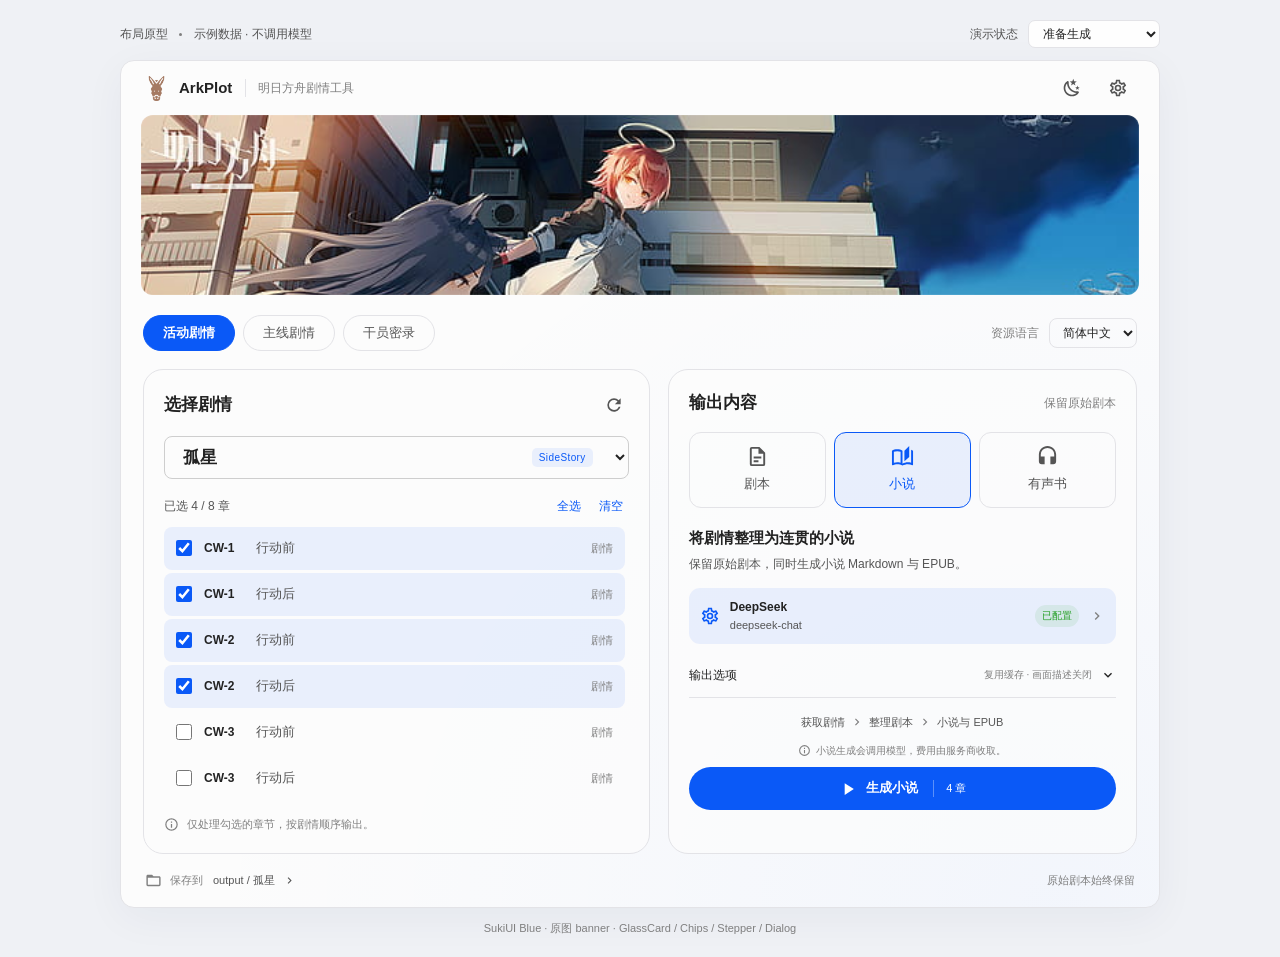
<file: prototypes/suki-workspace/index.html>
<!doctype html>
<html lang="zh-CN" data-theme="light">
<head>
  <meta charset="utf-8"><meta name="viewport" content="width=device-width, initial-scale=1">
  <title>ArkPlot · SukiUI 布局原型</title>
  <link rel="icon" href="assets/donkey.ico"><link rel="stylesheet" href="style.css">
</head>
<body>
  <div class="prototype-bar"><span>布局原型 <span class="dot"></span> 示例数据 · 不调用模型</span><div><label for="scenario">演示状态</label><select id="scenario"><option value="ready">准备生成</option><option value="running">生成中</option><option value="partial">部分失败</option><option value="done">生成完成</option><option value="missing">尚未配置模型</option></select></div></div>
  <main class="window">
    <header class="titlebar"><div class="brand"><img src="assets/donkey.ico" alt=""><b>ArkPlot</b><span>明日方舟剧情工具</span></div><div class="toolbar"><button class="icon-button" id="theme" aria-label="切换深浅主题" title="切换深浅主题"><i data-icon="weather-night"></i></button><button class="icon-button" data-settings aria-label="设置" title="设置"><i data-icon="cog-outline"></i></button></div></header>
    <div class="banner" role="img" aria-label="原有明日方舟 banner：罗德岛舰桥上的角色插画"></div>
    <div class="workspace">
      <nav class="scope-bar" aria-label="剧情分类"><div class="chips" id="categories"><button class="chip active" aria-pressed="true">活动剧情</button><button class="chip" aria-pressed="false">主线剧情</button><button class="chip" aria-pressed="false">干员密录</button></div><label class="language">资源语言<select id="language" aria-label="资源语言"><option>简体中文</option><option>English</option><option>日本語</option></select></label></nav>
      <div class="columns">
        <section class="glass story-panel" aria-labelledby="story-heading">
          <div class="section-heading"><h1 id="story-heading">选择剧情</h1><button class="icon-button small" id="sync" aria-label="同步剧情目录" title="同步剧情目录"><i data-icon="refresh"></i></button></div>
          <label class="story-picker"><span class="sr-only">活动</span><select id="story"><option>孤星</option><option>巴别塔</option><option>怀黍离</option></select><span class="badge">SideStory</span></label>
          <div class="chapter-tools"><span id="selection-count">已选 4 / 8 章</span><div><button class="text-button" id="select-all">全选</button><button class="text-button" id="clear">清空</button></div></div>
          <div class="chapters" id="chapters" aria-label="章节列表"></div>
          <div class="selection-note"><i data-icon="information-outline"></i><span>仅处理勾选的章节，按剧情顺序输出。</span></div>
        </section>
        <section class="glass output-panel" aria-labelledby="output-heading">
          <div class="section-heading"><h2 id="output-heading">输出内容</h2><span class="quiet" id="output-note">保留原始剧本</span></div>
          <div class="targets" role="group" aria-label="输出类型">
            <button class="target" data-target="script" aria-pressed="false"><i data-icon="file-document-outline"></i><span>剧本</span></button>
            <button class="target active" data-target="novel" aria-pressed="true"><i data-icon="book-open-page-variant-outline"></i><span>小说</span></button>
            <button class="target" data-target="audio" aria-pressed="false"><i data-icon="headphones"></i><span>有声书</span></button>
          </div>
          <div id="plan-view">
            <div class="output-description"><h3 id="target-title">将剧情整理为连贯的小说</h3><p id="target-description">保留原始剧本，同时生成小说 Markdown 与 EPUB。</p></div>
            <button class="model-row" data-settings><span class="icon-tile"><i data-icon="cog-outline"></i></span><span><b id="model-label">DeepSeek</b><small id="model-detail">deepseek-chat</small></span><span class="status-pill" id="model-status">已配置</span><i data-icon="chevron-right"></i></button>
            <details class="options"><summary>输出选项<span id="options-summary">复用缓存 · 画面描述关闭</span><i data-icon="chevron-down"></i></summary><div class="option-body"><label class="switch-row"><span>补充画面描述<small>使用视觉模型理解背景与立绘</small></span><input type="checkbox" role="switch" id="vision"></label><label class="switch-row"><span>复用已完成章节<small>跳过已有结果，减少重复调用</small></span><input type="checkbox" role="switch" id="cache" checked></label></div></details>
            <div class="flow-preview" aria-label="处理流程"><span>获取剧情</span><i data-icon="chevron-right"></i><span>整理剧本</span><i data-icon="chevron-right"></i><span id="last-step">小说与 EPUB</span></div>
            <div class="action-area"><p id="cost-note"><i data-icon="information-outline"></i><span>小说生成会调用模型，费用由服务商收取。</span></p><button class="primary" id="start"><i data-icon="play"></i><span>生成小说</span><span class="button-count">4 章</span></button></div>
          </div>
          <div id="run-view" hidden aria-live="polite">
            <div class="run-heading"><span class="run-symbol"><i data-icon="refresh"></i></span><div><h3 id="run-title">正在生成小说</h3><p id="run-detail">已完成 1 / 4 章 · 正在处理 CW-1 行动后</p></div></div>
            <ol class="stepper" id="stepper"></ol>
            <div id="run-message" class="run-message">已完成的章节会保留，可随时停止。</div>
            <details class="logs"><summary>运行详情<i data-icon="chevron-down"></i></summary><div id="log-lines"></div></details>
            <div class="run-actions" id="run-actions"></div>
          </div>
        </section>
      </div>
      <footer class="output-location"><i data-icon="folder-outline"></i><span>保存到</span><button id="folder" title="查看输出位置">output / 孤星<i data-icon="chevron-right"></i></button><span class="local-note">原始剧本始终保留</span></footer>
    </div>
  </main>
  <p class="prototype-foot">SukiUI Blue · 原图 banner · GlassCard / Chips / Stepper / Dialog</p>
  <dialog id="settings"><form method="dialog"><div class="dialog-heading"><div><h2>生成设置</h2><p>先连接模型，再按需要调整生成方式。</p></div><button class="icon-button" aria-label="关闭设置" value="cancel"><i data-icon="close"></i></button></div><div class="dialog-content"><div class="field"><label for="provider">模型服务</label><select id="provider"><option>DeepSeek</option><option>阿里云百炼</option><option>OpenAI 兼容服务</option></select></div><div class="field"><label for="model">模型</label><input id="model" value="deepseek-chat"></div><div class="field"><label for="key">API Key</label><input id="key" type="password" value="prototype-example-key" autocomplete="off"><small>原型中的值仅用于演示，不会保存或发送。</small></div><details class="advanced"><summary>高级设置 · 提示词与文本处理</summary><label for="prompt">小说生成提示词</label><textarea id="prompt" rows="3">保留剧情事实与人物性格，将对话与场景整理为连贯的叙事。</textarea><label class="switch-row"><span>保留思考记录</span><input type="checkbox" role="switch"></label></details></div><div class="dialog-footer"><button class="basic" value="cancel">取消</button><button class="primary" id="save-settings" value="save">应用到原型</button></div></form></dialog>
  <dialog id="files"><div class="dialog-heading"><div><h2>输出文件</h2><p id="files-location">output / 孤星</p></div><button class="icon-button" data-close="files" aria-label="关闭文件列表"><i data-icon="close"></i></button></div><div class="file-list" id="file-list"></div><p class="dialog-hint">此处演示结果呈现方式，未生成真实文件。</p></dialog>
  <dialog id="voices"><div class="dialog-heading"><div><h2>有声书工作台</h2><p>小说已准备好，确认角色声音后开始合成。</p></div><button class="icon-button" data-close="voices" aria-label="关闭有声书工作台"><i data-icon="close"></i></button></div><div class="voice-summary"><span class="status-pill">文本已就绪</span><span id="voice-count">4 章</span><span>合成后可按章导出 MP3</span></div><div class="voice-row"><b>旁白</b><select aria-label="旁白声音"><option>沉稳男声</option><option>自然女声</option></select></div><div class="voice-row"><b>角色对白</b><select aria-label="角色默认声音"><option>自动匹配，逐句可调整</option><option>使用旁白声音</option></select></div><p class="dialog-hint">声音配置与合成是下一步，不计入小说生成完成状态。</p><div class="dialog-footer"><button class="primary" id="audio-demo"><i data-icon="volume-high"></i>演示合成与导出</button></div></dialog>
  <div class="toast" id="toast" role="status" hidden><i data-icon="information-outline"></i><span></span></div>
  <script src="icons.js"></script><script src="app.js"></script>
</body>
</html>
</file>
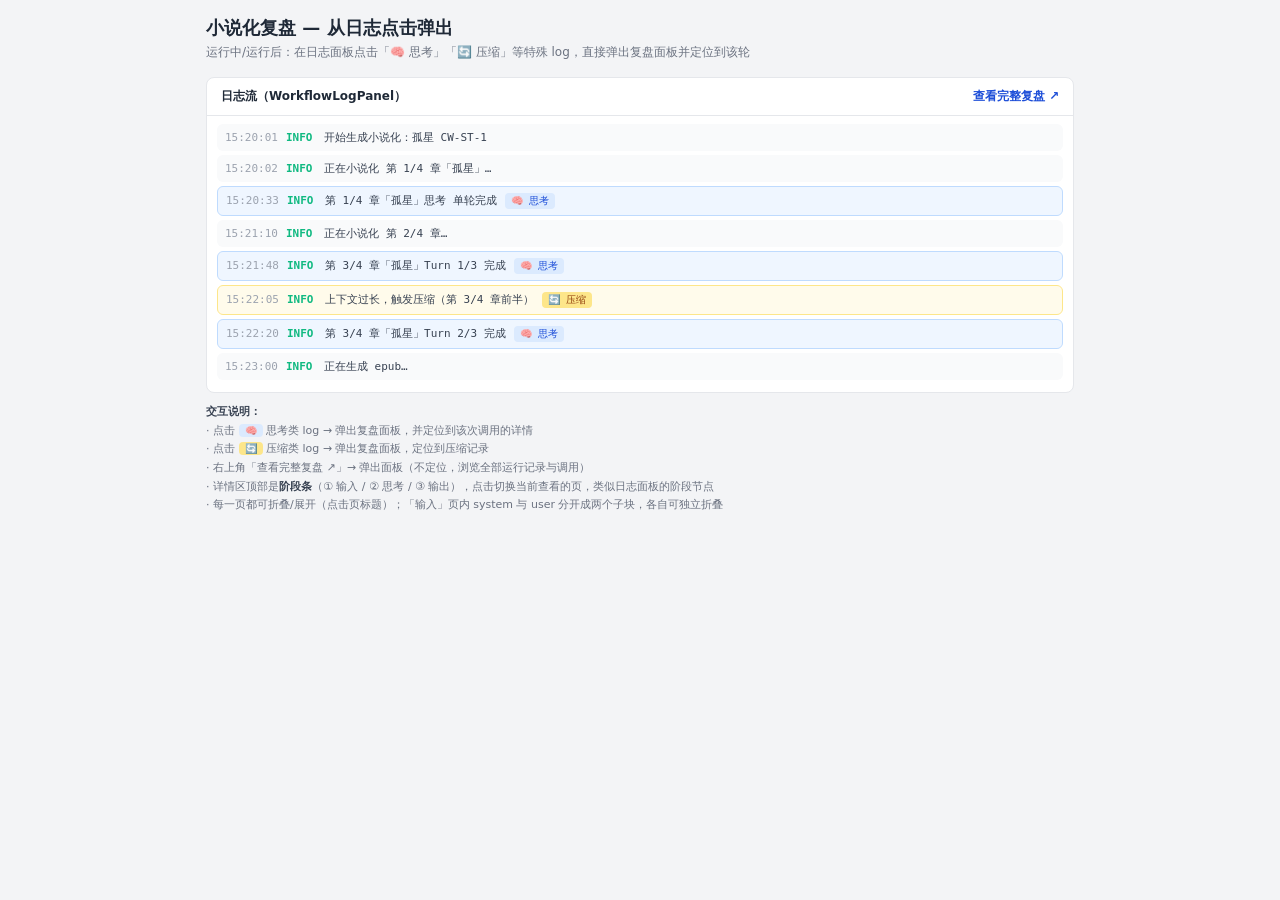
<file: logs_panel_prototype.html>
<!DOCTYPE html>
<html lang="zh-CN">
<head>
<meta charset="UTF-8">
<title>小说化复盘 — 从日志点击弹出</title>
<style>
  * { box-sizing: border-box; }
  body { margin: 0; font-family: 'Segoe UI', system-ui, sans-serif; background: #f3f4f6; color: #1f2937; }
  .wrap { max-width: 900px; margin: 0 auto; padding: 16px; }
  h1 { font-size: 18px; margin: 0 0 4px; }
  .sub { font-size: 12px; color: #6b7280; margin: 0 0 16px; }

  /* 主窗口日志面板 mock */
  .logpanel { background:#fff; border:1px solid #e5e7eb; border-radius:8px; overflow:hidden; }
  .logpanel-head { font-size:12px; font-weight:600; padding:10px 14px; border-bottom:1px solid #e5e7eb;
                   display:flex; justify-content:space-between; align-items:center; }
  .log-nav { font-size:12px; color:#1d4ed8; cursor:pointer; font-weight:600; }
  .log-nav:hover { text-decoration: underline; }
  .loglist { padding:8px 10px; max-height: 420px; overflow:auto; }

  .logrow { padding:6px 8px; margin-bottom:4px; border-radius:6px; font-family:Consolas,monospace;
            font-size:11px; display:flex; gap:8px; align-items:baseline; }
  .logrow .time { color:#9ca3af; flex:none; }
  .logrow .lvl { flex:none; font-weight:600; width: 30px; }
  .logrow .msg { color:#374151; }
  .logrow.info { background:#f9fafb; }
  .logrow.clickable { background:#eff6ff; border:1px solid #bfdbfe; cursor:pointer; }
  .logrow.clickable:hover { background:#dbeafe; }
  .logrow.compress { background:#fffbeb; border:1px solid #fde68a; cursor:pointer; }
  .logrow.compress:hover { background:#fef3c7; }
  .badge { font-size:10px; padding:1px 6px; border-radius:4px; flex:none; align-self:center; }
  .badge.think { background:#dbeafe; color:#1d4ed8; }
  .badge.comp { background:#fde68a; color:#92400e; }
  .hint { font-size:11px; color:#6b7280; margin-top:10px; line-height:1.7; }
  .hint b { color:#374151; }

  /* 弹出层（复盘面板） */
  .overlay { position:fixed; inset:0; background:rgba(17,24,39,.45); display:none;
             z-index:100; padding:3vh 4vw; }
  .overlay.show { display:block; }
  .review { background:#fff; border-radius:10px; height:94vh; display:flex; flex-direction:column;
            box-shadow:0 20px 40px rgba(0,0,0,.2); overflow:hidden; }
  .review-head { display:flex; justify-content:space-between; align-items:center;
                 padding:10px 14px; border-bottom:1px solid #e5e7eb; background:#fafafa; }
  .review-head .title { font-size:14px; font-weight:600; }
  .review-head .sub-line { font-size:11px; color:#6b7280; margin-top:2px; }
  .close-btn { font-size:20px; cursor:pointer; color:#6b7280; padding:0 6px; }
  .close-btn:hover { color:#111827; }
  .layout { display:grid; grid-template-columns: 220px 250px 1fr; gap:10px; flex:1; padding:10px; }
  .panel { background:#fafafa; border:1px solid #e5e7eb; border-radius:8px; display:flex; flex-direction:column; overflow:hidden; }
  .panel-head { font-size:12px; font-weight:600; padding:8px 10px; border-bottom:1px solid #e5e7eb; background:#fff; }
  .panel-body { flex:1; overflow:auto; padding:6px; }
  .item { padding:7px 8px; margin-bottom:4px; border-radius:6px; cursor:pointer; font-size:12px; border:1px solid transparent; }
  .item:hover { background:#f0f0f0; }
  .item.active { background:#eff6ff; border-color:#bfdbfe; }
  .item .t { font-weight:600; }
  .item .m { color:#6b7280; font-size:11px; margin-top:2px; }
  .item .go { font-size:11px; color:#1d4ed8; margin-top:2px; }

  /* —— 详情区：阶段翻页 + 折叠 —— */
  /* 阶段导航（仿 WorkflowLogPanel 阶段条：圆点 + 连线 + 标签，点击翻页） */
  .stage-nav { display:flex; align-items:center; gap:8px; padding:8px 10px; margin-bottom:8px;
               background:#fff; border:1px solid #e5e7eb; border-radius:6px; }
  .stagenode { display:flex; align-items:center; gap:5px; font-size:11px; color:#6b7280;
               cursor:pointer; user-select:none; padding:2px 4px; border-radius:4px; }
  .stagenode:hover { color:#1d4ed8; }
  .stagenode.active { color:#1d4ed8; font-weight:700; }
  .stagenode .dot { width:10px; height:10px; border-radius:50%; background:#d1d5db; flex:none; }
  .stagenode.active .dot { background:#2563eb; box-shadow:0 0 0 2px #bfdbfe; }
  .stage-line { flex:1; height:2px; background:#e5e7eb; border-radius:1px; }

  /* 折叠块（每一页 / 每个子部共用） */
  .fold-head { display:flex; align-items:center; gap:8px; font-size:12px; font-weight:600;
               padding:8px 10px; cursor:pointer; user-select:none; background:#f9fafb;
               border:1px solid #e5e7eb; border-radius:6px; }
  .fold-head:hover { background:#f3f4f6; }
  .fold-head .arrow { font-size:10px; color:#6b7280; width:12px; flex:none; }
  .fold-head .len { font-size:10px; color:#9ca3af; font-weight:400; margin-left:auto; }
  .fold-body { border:1px solid #e5e7eb; border-top:none; border-radius:0 0 6px 6px; overflow:hidden; }
  .fold-empty { color:#9ca3af; font-size:11px; text-align:center; padding:14px; font-style:italic; }
  .pre-text { white-space:pre-wrap; font-family:Consolas,monospace; font-size:11px;
              color:#374151; padding:10px; background:#fff; }

  /* 输入页：system / user 子部 */
  .sub-card { border:1px solid #e5e7eb; border-radius:6px; margin-bottom:8px; overflow:hidden; background:#fff; }
  .sub-head { display:flex; align-items:center; gap:8px; font-size:11px; font-weight:600;
              padding:7px 10px; cursor:pointer; user-select:none; background:#fff; }
  .sub-head:hover { background:#f9fafb; }
  .sub-head .arrow { font-size:10px; color:#6b7280; width:12px; flex:none; }
  .sub-head .len { font-size:10px; color:#9ca3af; font-weight:400; margin-left:auto; }
  .sub-head .tag { font-size:10px; padding:1px 6px; border-radius:4px; font-weight:700; }
  .tag.sys { background:#e0e7ff; color:#4338ca; }
  .tag.user { background:#dcfce7; color:#15803d; }
  .sub-card .pre-text { border-top:1px solid #e5e7eb; }
  .empty { color:#9ca3af; font-size:12px; padding:20px; text-align:center; }
</style>
</head>
<body>
<div class="wrap">
  <h1>小说化复盘 — 从日志点击弹出</h1>
  <p class="sub">运行中/运行后：在日志面板点击「🧠 思考」「🔄 压缩」等特殊 log，直接弹出复盘面板并定位到该轮</p>

  <!-- ===== 主窗口日志面板 mock ===== -->
  <div class="logpanel">
    <div class="logpanel-head">
      <span>日志流（WorkflowLogPanel）</span>
      <span class="log-nav" onclick="openReview(-1)">查看完整复盘 ↗</span>
    </div>
    <div class="loglist" id="loglist"><!-- JS 渲染 --></div>
  </div>

  <div class="hint">
    <b>交互说明：</b><br>
    · 点击 <span class="badge think">🧠</span> 思考类 log → 弹出复盘面板，并定位到该次调用的详情<br>
    · 点击 <span class="badge comp">🔄</span> 压缩类 log → 弹出复盘面板，定位到压缩记录<br>
    · 右上角「查看完整复盘 ↗」→ 弹出面板（不定位，浏览全部运行记录与调用）<br>
    · 详情区顶部是<b>阶段条</b>（① 输入 / ② 思考 / ③ 输出），点击切换当前查看的页，类似日志面板的阶段节点<br>
    · 每一页都可折叠/展开（点击页标题）；「输入」页内 system 与 user 分开成两个子块，各自可独立折叠
  </div>

  <!-- ===== 弹出层：复盘面板 ===== -->
  <div class="overlay" id="overlay">
    <div class="review">
      <div class="review-head">
        <div>
          <div class="title">小说化复盘</div>
          <div class="sub-line" id="reviewSub">output/孤星/novelizer-traces/ ｜ 点击日志定位到该轮次</div>
        </div>
        <span class="close-btn" onclick="closeReview()">✕</span>
      </div>
      <div class="layout">
        <div class="panel">
          <div class="panel-head">运行记录</div>
          <div class="panel-body" id="runList"></div>
        </div>
        <div class="panel">
          <div class="panel-head">LLM 调用 <span id="turnCount" style="color:#6b7280;font-weight:400;font-size:11px"></span></div>
          <div class="panel-body" id="turnList"></div>
        </div>
        <div class="panel">
          <div class="panel-head" id="detailHead">选择一条 LLM 调用查看详情</div>
          <div class="panel-body" id="detail"></div>
        </div>
      </div>
    </div>
  </div>
</div>

<script id="app-script">
// ===== 日志流 mock（主窗口）=====
const logs = [
  { time: '15:20:01', lvl: 'INFO', msg: '开始生成小说化：孤星 CW-ST-1', kind: 'plain' },
  { time: '15:20:02', lvl: 'INFO', msg: '正在小说化 第 1/4 章「孤星」…', kind: 'plain' },
  { time: '15:20:33', lvl: 'INFO', msg: '第 1/4 章「孤星」思考 单轮完成', kind: 'think', run: 0, turn: 0 },
  { time: '15:21:10', lvl: 'INFO', msg: '正在小说化 第 2/4 章…', kind: 'plain' },
  { time: '15:21:48', lvl: 'INFO', msg: '第 3/4 章「孤星」Turn 1/3 完成', kind: 'think', run: 0, turn: 1 },
  { time: '15:22:05', lvl: 'INFO', msg: '上下文过长，触发压缩（第 3/4 章前半）', kind: 'compress', run: 0, turn: 2 },
  { time: '15:22:20', lvl: 'INFO', msg: '第 3/4 章「孤星」Turn 2/3 完成', kind: 'think', run: 0, turn: 3 },
  { time: '15:23:00', lvl: 'INFO', msg: '正在生成 epub…', kind: 'plain' },
];

// ===== 复盘数据（与日志 run/turn 索引对应；prompt 拆为 system / user 两部分）=====
const turnsByRun = [
  [ // run 0：完整运行（与日志 flow 对应）
    { label: '🧠 第 1/4 章「孤星」思考 单轮', ch: '孤星 CW-ST-1',
      system: '你是一位资深小说家，擅长把视觉化的游戏剧本改写为连贯、有文学性的中文小说。\n\n改写原则：\n1. 保留所有关键剧情、对话与角色信息\n2. 环境、动作、神态补足文学性描写\n3. 不改变原有世界观设定',
      user: '请小说化以下内容：\n\n---\n\n罗德岛的走廊在深夜格外安静，应急灯把金属墙壁染成冷淡的蓝。博士走在前面……（章节正文）',
      thinking: '先分析场景：罗德岛舰内走廊，夜晚。角色：博士、凯尔希。需要建立环境氛围……',
      answer: '罗德岛的走廊在深夜格外安静，应急灯把金属墙壁染成冷淡的蓝。博士走在前面，脚步声被厚地毯吞没……' },
    { label: '🧠 第 3/4 章「孤星」思考 Turn 1/3', ch: '孤星 CW-ST-2',
      system: '你是一位资深小说家，擅长把视觉化的游戏剧本改写为连贯、有文学性的中文小说。\n\n改写原则：\n1. 保留所有关键剧情、对话与角色信息\n2. 环境、动作、神态补足文学性描写\n3. 不改变原有世界观设定',
      user: '请继续小说化下一段：\n\n---\n\n实验舱的门缓缓打开……',
      thinking: 'Turn 1 承接上文。场景从走廊转到实验舱，需要过渡锚定：人物位置、光线……',
      answer: '实验舱的门缓缓滑开，暖白色的光涌出来，与走廊的冷蓝形成分界……' },
    { label: '🔄 第 3/4 章「孤星」上下文压缩', ch: '孤星 CW-ST-2', isCompress: true,
      system: '你是一位资深小说家，擅长把视觉化的游戏剧本改写为连贯、有文学性的中文小说。\n\n改写原则：\n1. 保留所有关键剧情、对话与角色信息\n2. 环境、动作、神态补足文学性描写\n3. 不改变原有世界观设定',
      user: '请将以上对话中已生成的小说内容压缩为一份紧凑的情节摘要，要求：\n1. 保留所有已出现的角色名称及关键特征\n2. 按顺序列出已发生的场景和关键事件\n3. 压缩后不超过 300 字',
      thinking: '（压缩调用通常无思考，仅输出摘要）',
      answer: '【摘要】博士与凯尔希进入实验舱，对“源石畸变”样品展开争论；博士主张就地销毁……' },
    { label: '🧠 第 3/4 章「孤星」思考 Turn 2/3', ch: '孤星 CW-ST-2',
      system: '你是一位资深小说家，擅长把视觉化的游戏剧本改写为连贯、有文学性的中文小说。\n\n此前已生成的小说情节摘要：\n【摘要】博士与凯尔希进入实验舱，对“源石畸变”样品展开争论；博士主张就地销毁，凯尔希坚持保留样本……',
      user: '请继续小说化下一段：\n\n---\n\n凯尔希没有立刻回答……',
      thinking: 'Turn 2 承接压缩后的摘要，需延续上一轮中未完成的对话线……',
      answer: '凯尔希沉默了片刻，才缓缓开口：“样本必须保留，但实验必须停止。”……' },
  ],
  [ // run 1：历史运行
    { label: '🧠 第 1/1 章「孤星」思考 单轮', ch: '孤星 CW-ST-1',
      system: '你是一位资深小说家，擅长把视觉化的游戏剧本改写为连贯、有文学性的中文小说。',
      user: '请小说化以下内容：\n\n---\n\n晨曦透过舷窗……',
      thinking: '场景为清晨舰桥，需交代时间与空间感……',
      answer: '晨曦透过舷窗洒进舰桥，把操作台的边沿染成暖金色……' },
  ],
];

let currentRun = 0;
let currentTurn = 0;

// 详情区状态：当前页（输入/思考/输出）+ 各页折叠 + 输入页内子部折叠
const state = {
  page: 'input', // input | think | output
  collapsed: { input: false, think: false, output: false },
  sub: { system: false, user: false },
};

// ===== 日志流渲染 =====
function renderLogs() {
  const list = document.getElementById('loglist');
  list.innerHTML = logs.map((log, i) => {
    const badge = log.kind === 'think' ? '<span class="badge think">🧠 思考</span>'
      : log.kind === 'compress' ? '<span class="badge comp">🔄 压缩</span>' : '';
    const cls = log.kind === 'think' ? 'clickable' : log.kind === 'compress' ? 'compress' : 'info';
    const onclick = log.kind !== 'plain'
      ? `onclick="openFromLog(${log.run}, ${log.turn})"` : '';
    return `<div class="logrow ${cls}" ${onclick}>
      <span class="time">${log.time}</span>
      <span class="lvl" style="color:${log.lvl === 'INFO' ? '#10b981' : '#f59e0b'}">${log.lvl}</span>
      <span class="msg">${log.msg}</span>${badge}
    </div>`;
  }).join('');
}

// ===== 复盘面板渲染 =====
function renderRuns() {
  const list = document.getElementById('runList');
  list.innerHTML = turnsByRun.map((_, i) => `
    <div class="item ${i === currentRun ? 'active' : ''}" onclick="selectRun(${i})">
      <div class="t">${i === 0 ? '2026-08-18 15:20:33' : '2026-08-18 14:51:02'}</div>
      <div class="m">${turnsByRun[i].length} 次调用</div>
      <div class="go">${i === 0 ? '当前运行（实时累积）' : '历史运行'}</div>
    </div>`).join('');
}

function renderTurns() {
  const run = turnsByRun[currentRun];
  document.getElementById('turnCount').textContent = `（${run.length} 次）`;
  const list = document.getElementById('turnList');
  list.innerHTML = run.map((t, i) => `
    <div class="item ${i === currentTurn ? 'active' : ''}" onclick="selectTurn(${i})">
      <div class="t">${t.label}</div>
      <div class="m">${t.ch}</div>
    </div>`).join('');
}

// ---- 详情区：阶段翻页 + 折叠 ----
function selectPage(p) { state.page = p; renderDetail(); }
function toggleFold(k) { state.collapsed[k] = !state.collapsed[k]; renderDetail(); }
function toggleSub(k) { state.sub[k] = !state.sub[k]; renderDetail(); }

function arrowOn(on) { return on ? '▾' : '▸'; }

/** 折叠块头：整页（输入/思考/输出）通用。 */
function foldHead(key, text, lenText) {
  const on = !state.collapsed[key];
  return `<div class="fold-head" onclick="toggleFold('${key}')">
    <span class="arrow">${arrowOn(on)}</span>${text}
    ${lenText ? `<span class="len">${lenText}</span>` : ''}
  </div>`;
}

/** 折叠块体：收起时显示占位提示，展开时渲染 inner。 */
function foldBody(key, inner) {
  return state.collapsed[key]
    ? '<div class="fold-empty">（该部分已折叠，点击上方标题展开）</div>'
    : `<div class="fold-body">${inner}</div>`;
}

/** 输入页内的子部卡片：system / user，各自可独立折叠。 */
function subCard(key, tagCls, tagText, lenText, text) {
  const on = !state.sub[key];
  return `<div class="sub-card">
    <div class="sub-head" onclick="toggleSub('${key}')">
      <span class="arrow">${arrowOn(on)}</span>
      <span class="tag ${tagCls}">${tagText}</span>
      <span class="len">${lenText}</span>
    </div>
    ${on ? `<div class="pre-text">${esc(text)}</div>` : '<div class="fold-empty">（该子部已折叠，点击展开）</div>'}
  </div>`;
}

function renderDetail() {
  const t = turnsByRun[currentRun][currentTurn];
  document.getElementById('detailHead').textContent = t.label;
  const d = document.getElementById('detail');

  const nav = `
    <div class="stage-nav">
      <div class="stagenode ${state.page === 'input' ? 'active' : ''}" onclick="selectPage('input')"><span class="dot"></span>① 输入</div>
      <div class="stage-line"></div>
      <div class="stagenode ${state.page === 'think' ? 'active' : ''}" onclick="selectPage('think')"><span class="dot"></span>② 思考</div>
      <div class="stage-line"></div>
      <div class="stagenode ${state.page === 'output' ? 'active' : ''}" onclick="selectPage('output')"><span class="dot"></span>③ 输出</div>
    </div>`;

  let pageHtml;
  if (state.page === 'input') {
    pageHtml =
      foldHead('input', '① 输入 Prompt', `system ${t.system.length} 字 · user ${t.user.length} 字`) +
      foldBody('input',
        subCard('system', 'sys', 'system', `${t.system.length} 字`, t.system) +
        subCard('user', 'user', 'user', `${t.user.length} 字`, t.user));
  } else if (state.page === 'think') {
    pageHtml =
      foldHead('think', '② 思考过程', `${t.thinking.length} 字`) +
      foldBody('think', `<div class="pre-text">${esc(t.thinking)}</div>`);
  } else {
    pageHtml =
      foldHead('output', '③ 输出内容', `${t.answer.length} 字`) +
      foldBody('output', `<div class="pre-text">${esc(t.answer)}</div>`);
  }
  d.innerHTML = nav + pageHtml;
}

function renderAll() { renderRuns(); renderTurns(); renderDetail(); }

// ===== 交互 =====
function openReview(runIdx) {
  if (runIdx >= 0) currentRun = runIdx;
  renderAll();
  document.getElementById('overlay').classList.add('show');
}

function closeReview() { document.getElementById('overlay').classList.remove('show'); }

function openFromLog(run, turn) {
  currentRun = run;
  currentTurn = turn;
  openReview(run);
}

function selectRun(i) { currentRun = i; currentTurn = 0; renderAll(); }
function selectTurn(i) { currentTurn = i; renderTurns(); renderDetail(); }
function esc(s) { return s.replace(/&/g,'&amp;').replace(/</g,'&lt;').replace(/>/g,'&gt;'); }

renderLogs();
</script>
</body>
</html>
</file>
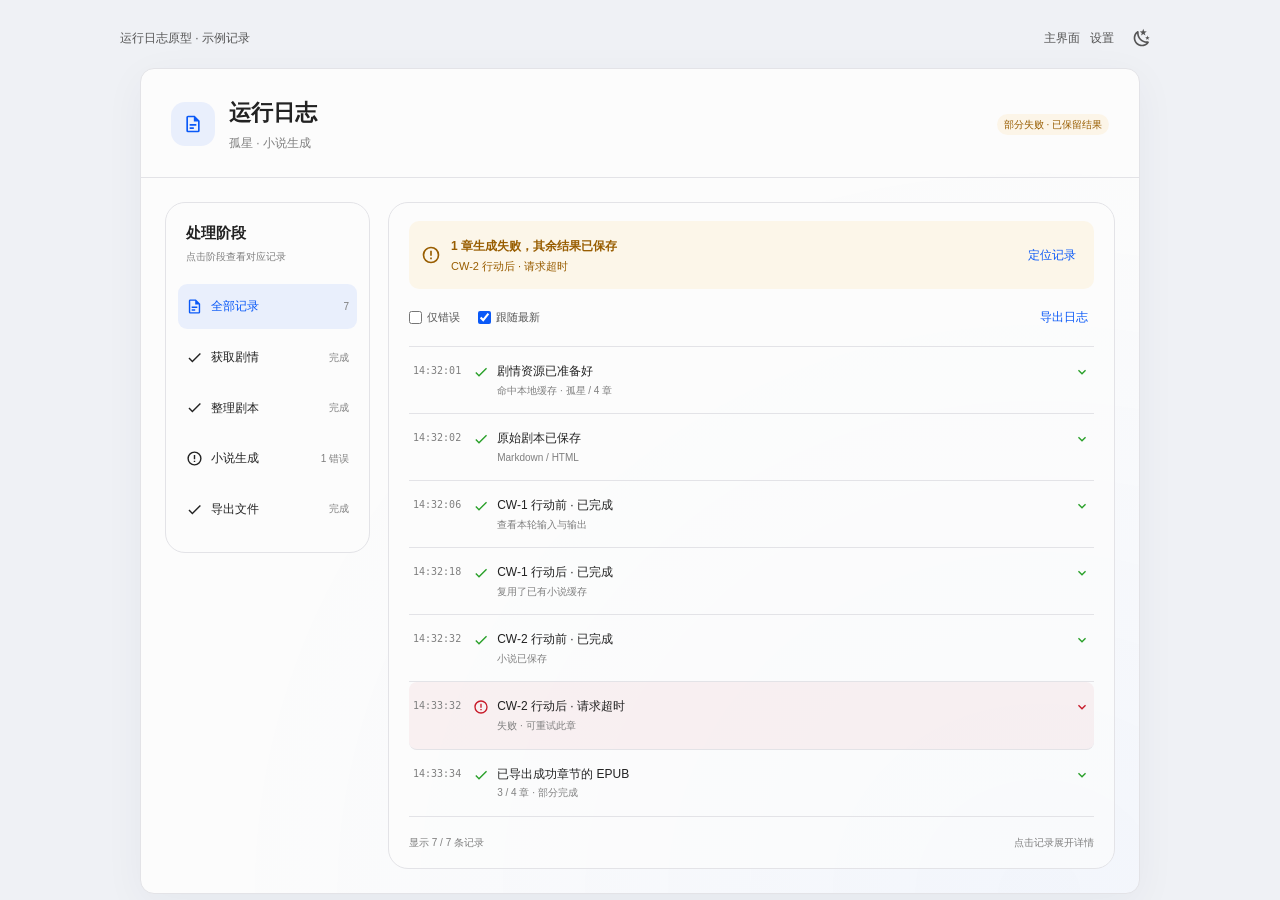
<file: prototypes/suki-workspace/logs.html>
<!doctype html><html lang="zh-CN" data-theme="light"><head><meta charset="utf-8"><meta name="viewport" content="width=device-width,initial-scale=1"><title>ArkPlot · 日志原型</title><link rel="stylesheet" href="style.css"><link rel="stylesheet" href="panels.css"></head><body><div class="prototype-bar"><span>运行日志原型 · 示例记录</span><div><a href="index.html">主界面</a><a href="settings.html">设置</a><button id="theme" class="icon-button" aria-label="切换主题"><i data-icon="weather-night"></i></button></div></div><main class="window panel-window"><header class="panel-title"><span class="icon-tile"><i data-icon="file-document-outline"></i></span><div><h1>运行日志</h1><p>孤星 · 小说生成</p></div><span class="status-pill warning">部分失败 · 已保留结果</span></header><div class="log-layout"><aside class="glass log-stages"><h3>处理阶段</h3><p class="intro">点击阶段查看对应记录</p><button data-stage="all" class="stage-filter active"><i data-icon="file-document-outline"></i><span>全部记录</span><small>7</small></button><button data-stage="download" class="stage-filter"><i data-icon="check"></i><span>获取剧情</span><small>完成</small></button><button data-stage="script" class="stage-filter"><i data-icon="check"></i><span>整理剧本</span><small>完成</small></button><button data-stage="novel" class="stage-filter"><i data-icon="alert-circle-outline"></i><span>小说生成</span><small>1 错误</small></button><button data-stage="export" class="stage-filter"><i data-icon="check"></i><span>导出文件</span><small>完成</small></button></aside><section class="glass log-main"><div class="issue-callout"><i data-icon="alert-circle-outline"></i><div><b>1 章生成失败，其余结果已保存</b><p>CW-2 行动后 · 请求超时</p></div><button class="text-button" id="locate">定位记录</button></div><div class="log-toolbar"><label><input type="checkbox" id="errors-only"> 仅错误</label><label><input type="checkbox" id="follow" checked> 跟随最新</label><button class="text-button" id="export-log">导出日志</button></div><div id="log-entries"></div><div class="log-bottom"><span id="log-count"></span><span>点击记录展开详情</span></div></section></div></main><div class="toast" id="toast" hidden role="status"></div><script src="icons.js"></script><script src="panels.js"></script></body></html>
</file>
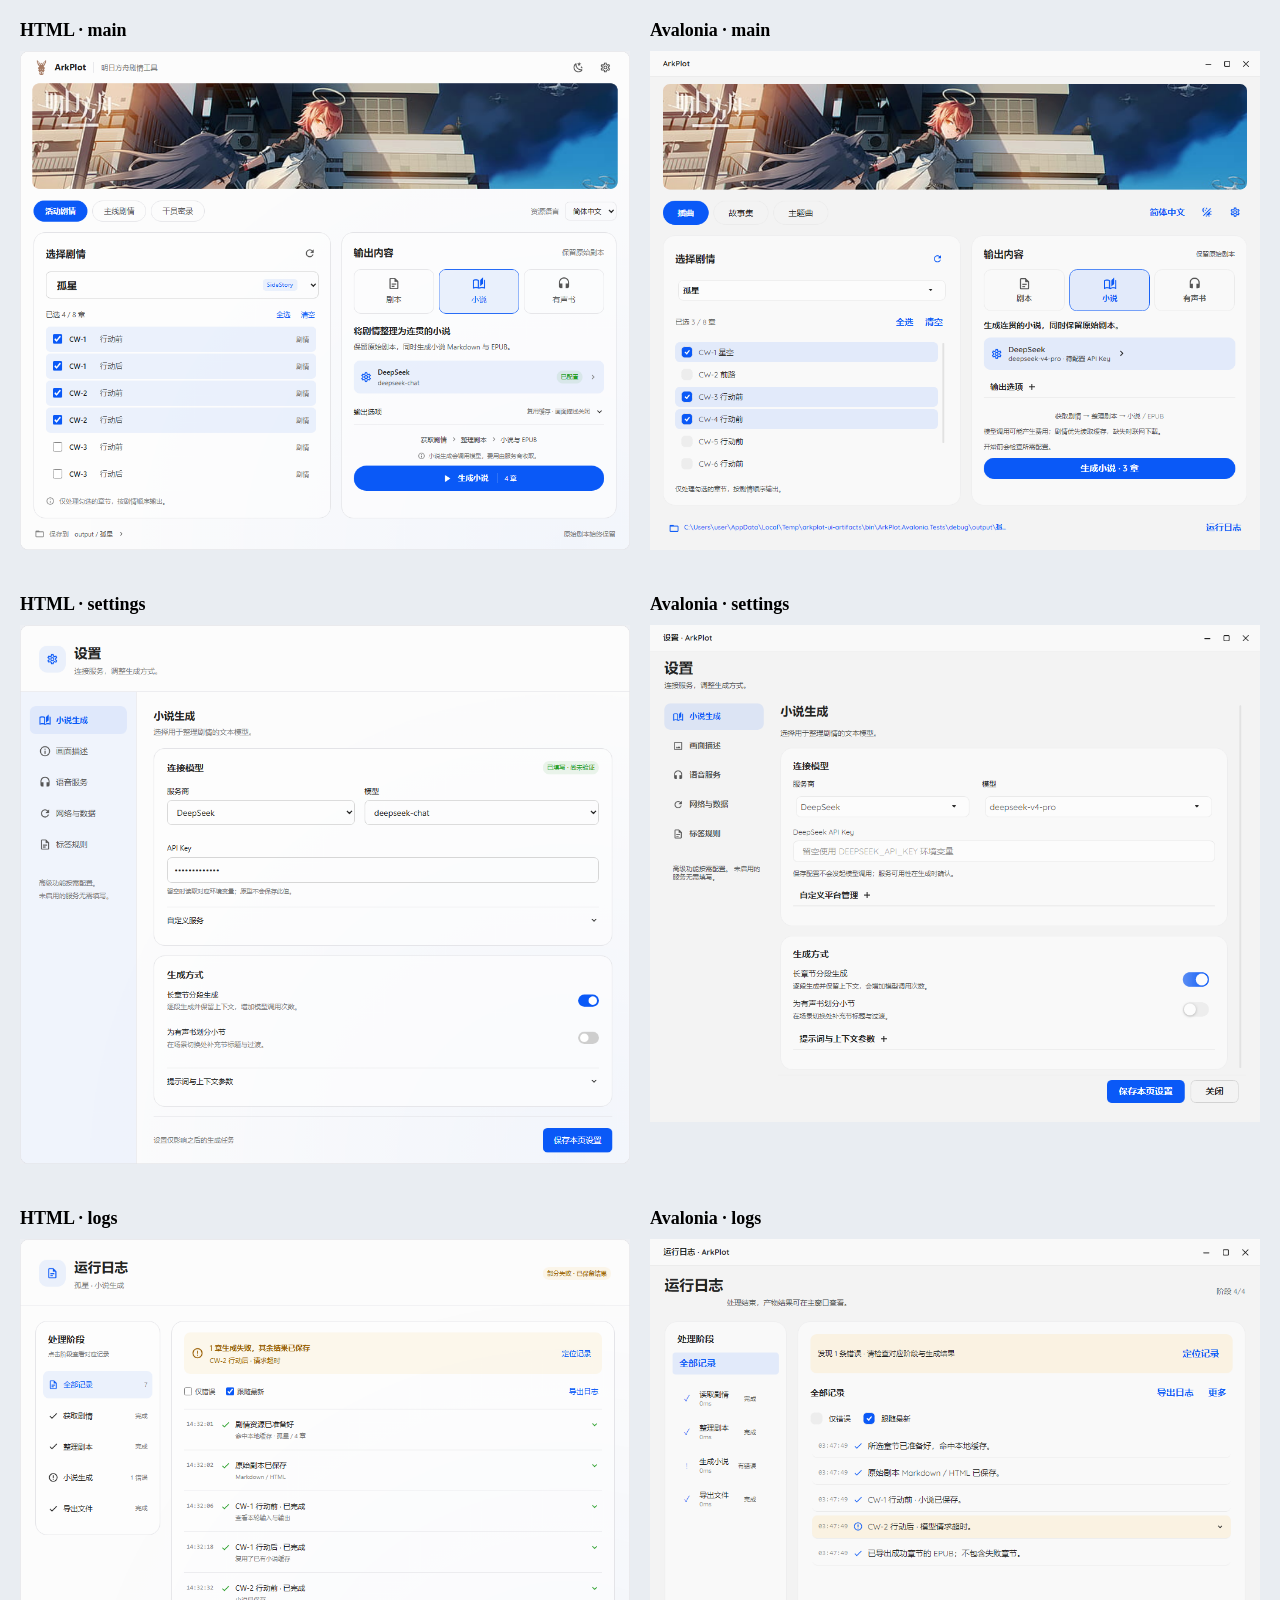
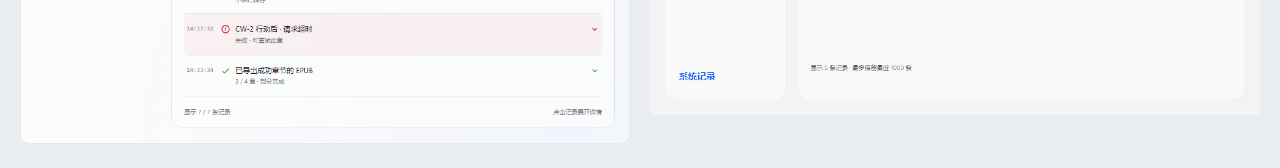
<file: prototypes/suki-workspace/qa-compare.html>
<!doctype html><meta charset="utf-8"><title>HTML 与 Avalonia 对照</title><style>body{margin:0;background:#e9edf2;font:16px Segoe UI}section{display:grid;grid-template-columns:1fr 1fr;gap:20px;padding:20px}img{width:100%;height:auto}h2{font-size:18px;margin:0 0 10px}</style><section id="main"><div><h2>HTML · main</h2><img src="source-main.png"></div><div><h2>Avalonia · main</h2><img src="native/01-generation-plan.png"></div></section><section id="settings"><div><h2>HTML · settings</h2><img src="source-settings.png"></div><div><h2>Avalonia · settings</h2><img src="native/02-model-settings.png"></div></section><section id="logs"><div><h2>HTML · logs</h2><img src="source-logs.png"></div><div><h2>Avalonia · logs</h2><img src="native/04-workflow-logs.png"></div></section>
</file>
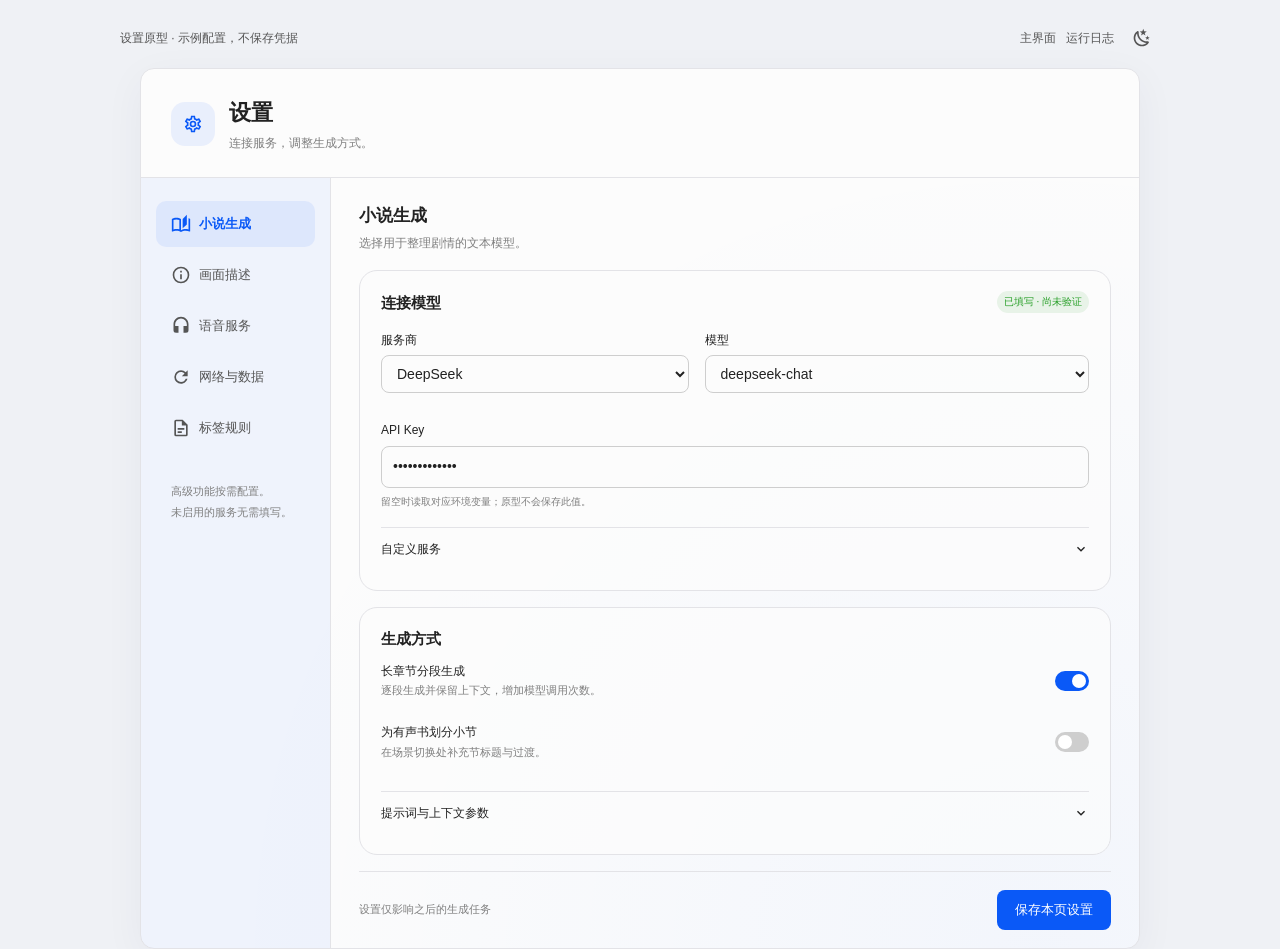
<file: prototypes/suki-workspace/settings.html>
<!doctype html><html lang="zh-CN" data-theme="light"><head><meta charset="utf-8"><meta name="viewport" content="width=device-width,initial-scale=1"><title>ArkPlot · 设置原型</title><link rel="stylesheet" href="style.css"><link rel="stylesheet" href="panels.css"></head><body>
<div class="prototype-bar"><span>设置原型 · 示例配置，不保存凭据</span><div><a href="index.html">主界面</a><a href="logs.html">运行日志</a><button id="theme" class="icon-button" aria-label="切换主题"><i data-icon="weather-night"></i></button></div></div>
<main class="window panel-window"><header class="panel-title"><span class="icon-tile"><i data-icon="cog-outline"></i></span><div><h1>设置</h1><p>连接服务，调整生成方式。</p></div></header><div class="settings-layout"><nav class="side-nav" aria-label="设置分类"><button class="active" data-section="model"><i data-icon="book-open-page-variant-outline"></i>小说生成</button><button data-section="vision"><i data-icon="information-outline"></i>画面描述</button><button data-section="audio"><i data-icon="headphones"></i>语音服务</button><button data-section="network"><i data-icon="refresh"></i>网络与数据</button><button data-section="tags"><i data-icon="file-document-outline"></i>标签规则</button><small>高级功能按需配置。<br>未启用的服务无需填写。</small></nav><div class="settings-main">
<section data-page="model"><h2>小说生成</h2><p class="intro">选择用于整理剧情的文本模型。</p><div class="glass settings-card"><div class="section-heading"><h3>连接模型</h3><span class="status-pill">已填写 · 尚未验证</span></div><div class="field-grid"><div class="field"><label for="provider2">服务商</label><select id="provider2"><option>DeepSeek</option><option>百炼</option><option>自定义服务</option></select></div><div class="field"><label for="model2">模型</label><select id="model2"><option>deepseek-chat</option><option>deepseek-reasoner</option></select></div></div><div class="field"><label for="api2">API Key</label><input id="api2" type="password" value="prototype-key"><small>留空时读取对应环境变量；原型不会保存此值。</small></div><details class="advanced"><summary>自定义服务<i data-icon="chevron-down"></i></summary><div class="field"><label>API 地址</label><input placeholder="https://example.com/v1"></div><div class="field"><label>服务名称与模型</label><input placeholder="自定义服务 / model-name"></div></details></div><div class="glass settings-card"><h3>生成方式</h3><label class="switch-row"><span>长章节分段生成<small>逐段生成并保留上下文，增加模型调用次数。</small></span><input type="checkbox" role="switch" checked></label><label class="switch-row"><span>为有声书划分小节<small>在场景切换处补充节标题与过渡。</small></span><input type="checkbox" role="switch"></label><details class="advanced"><summary>提示词与上下文参数<i data-icon="chevron-down"></i></summary><textarea rows="4">保留剧情事实与人物性格，将对话与场景整理为连贯的叙事。</textarea><div class="field-grid"><div class="field"><label>每段字符数</label><input type="number" value="5000"></div><div class="field"><label>每几轮压缩上下文</label><input type="number" value="2"></div></div></details></div></section>
<section data-page="vision" hidden><h2>画面描述</h2><p class="intro">在主页启用后，为立绘与背景补充描述。</p><div class="glass settings-card"><h3>视觉模型</h3><div class="field"><label>服务商</label><select><option>百炼</option><option>Ollama（本地）</option></select></div><div class="field"><label>模型</label><input value="qwen-vl-plus"></div><div class="field"><label>百炼 API Key</label><input type="password" placeholder="留空使用环境变量"></div><details><summary>描述提示词<i data-icon="chevron-down"></i></summary><textarea rows="4">描述画面中的人物、场景与动作，避免推测未出现的内容。</textarea></details></div></section>
<section data-page="audio" hidden><h2>语音服务</h2><p class="intro">启用语音引擎，角色音色在有声书工作台中选择。</p><div class="glass settings-card"><label class="switch-row"><span>Edge TTS<small>使用在线语音服务</small></span><input type="checkbox" role="switch" checked></label><label class="switch-row"><span>MiniMax<small>启用后填写 API Key</small></span><input type="checkbox" role="switch"></label><div class="field"><label>MiniMax API Key</label><input type="password"></div><details><summary>自定义语音引擎<i data-icon="chevron-down"></i></summary><div class="field"><label>服务地址</label><input placeholder="http://localhost:5144"></div></details></div><div class="glass settings-card"><h3>默认旁白</h3><div class="field"><select aria-label="默认旁白"><option>晓晓 · zh-CN-XiaoxiaoNeural</option><option>云希 · zh-CN-YunxiNeural</option></select></div></div></section>
<section data-page="network" hidden><h2>网络与数据</h2><p class="intro">管理剧情下载连接与本地缓存。</p><div class="glass settings-card"><h3>GitHub 连接</h3><div class="field"><label>连接方式</label><select><option>跟随系统代理</option><option>直连</option><option>自定义代理</option></select></div><div class="field"><label>代理地址（自定义时使用）</label><input placeholder="http://127.0.0.1:7890"></div><button class="basic" data-feedback="连接检查完成（演示）">测试连接</button></div><div class="glass settings-card"><h3>剧情数据</h3><p class="intro">更新活动目录与资源索引，已有产物不受影响。</p><button class="basic" data-feedback="目录同步完成（演示）">同步目录</button><details class="advanced"><summary>清理缓存<i data-icon="chevron-down"></i></summary><p class="intro">清理后需要重新下载资源。</p><button class="basic" data-feedback="仅演示清理入口，未删除任何数据">清理数据缓存</button></details></div></section>
<section data-page="tags" hidden><h2>标签规则</h2><p class="intro">用于解析原始剧情。通常无需修改。</p><div class="glass settings-card"><table class="tag-table"><thead><tr><th>原始标签</th><th>替换内容</th><th>保留规则</th></tr></thead><tbody><tr><td>name</td><td>角色名</td><td>name="(.*?)"</td></tr><tr><td>background</td><td>场景</td><td>image="(.*?)"</td></tr></tbody></table><button class="basic" id="add-rule">添加规则</button></div></section>
<footer class="settings-footer"><span id="saved">设置仅影响之后的生成任务</span><button class="primary" id="save-panel">保存本页设置</button></footer></div></div></main><div class="toast" id="toast" hidden role="status"></div><script src="icons.js"></script><script src="panels.js"></script></body></html>
</file>
<file: prototypes/suki-workspace/style.css>
/* SukiUI 6.0.3, commit 5015621: Blue, Light/Dark, GlassCard, Chips. */
:root{color-scheme:light;--primary:#0a59f7;--accent:#f7a80a;--text:#222;--low:#555;--mute:#7f7f7f;--base:#fcfcfc;--card:rgba(254,254,254,.62);--popup:#fefefe;--border:#e3e3e7;--control:#cecece;--hover:rgba(10,89,247,.05);--tint:rgba(10,89,247,.075);--success:#279f27;--warning:#985d00;--danger:#c71928;--shadow:0 10px 42px #1834530c;--outer:#eff1f5}
html[data-theme=dark]{color-scheme:dark;--text:#edf1f5;--low:#cad0d6;--mute:#b4b4b4;--base:#2b2b2b;--card:rgba(170,170,170,.065);--popup:#252525;--border:#454545;--control:#606060;--hover:rgba(10,89,247,.15);--tint:rgba(10,89,247,.16);--success:#78ce7a;--warning:#f7bd58;--danger:#ff7d86;--outer:#202124;--shadow:0 12px 45px #0003}
*{box-sizing:border-box}body{margin:0;background:var(--outer);color:var(--text);font:14px/1.55 "Segoe UI","Microsoft YaHei UI","Microsoft YaHei",sans-serif}button,input,select,textarea{font:inherit}button,select{cursor:pointer}button{display:inline-flex;align-items:center;justify-content:center;gap:8px;color:inherit;border:0;background:none}button,input,select,textarea,summary{outline-offset:3px}button:focus-visible,input:focus-visible,select:focus-visible,summary:focus-visible,textarea:focus-visible{outline:2px solid var(--primary)}button:disabled{opacity:.4;cursor:not-allowed}button:not(:disabled),summary{transition:background .15s,border-color .15s,box-shadow .15s}button:not(:disabled):active{transform:translateY(1px)}i[data-icon]{display:inline-block;flex-shrink:0;width:20px;height:20px;background:currentColor;mask:var(--icon) center/contain no-repeat;-webkit-mask:var(--icon) center/contain no-repeat}h1,h2,h3,p{margin:0}h1,h2{font-size:17px;font-weight:600}h3{font-size:15px;font-weight:600}.quiet,small{color:var(--mute);font-size:12px}.prototype-bar{max-width:1040px;margin:20px auto 12px;display:flex;justify-content:space-between;align-items:center;color:var(--low);font-size:12px;gap:12px}.prototype-bar>div{display:flex;align-items:center;gap:10px}.prototype-bar select{padding:5px 28px 5px 10px;border-radius:7px;font-size:12px}.dot{display:inline-block;width:3px;height:3px;border-radius:50%;background:var(--mute);margin:0 8px;vertical-align:middle}.window{width:calc(100% - 40px);max-width:1040px;margin:auto;border:1px solid var(--border);border-radius:14px;overflow:hidden;box-shadow:var(--shadow);background:radial-gradient(ellipse at 90% 100%,#0a59f70a,transparent 65%),var(--base)}.titlebar{height:54px;padding:0 23px;display:flex;align-items:center;justify-content:space-between}.brand,.toolbar{display:flex;align-items:center;gap:10px}.brand img{width:25px;height:25px}.brand b{font-size:15px}.brand>span{font-size:12px;color:var(--mute);border-left:1px solid var(--border);padding-left:12px;margin-left:3px}.icon-button{padding:8px;border-radius:50%;color:var(--low)}.icon-button:hover{background:var(--hover);color:var(--primary)}.icon-button.small{padding:5px}.banner{height:180px;margin:0 20px;background:url('assets/slogan.jpg') center top / cover;border-radius:12px;box-shadow:inset 0 0 0 1px #ffffff15}.workspace{padding:20px 22px 0}.scope-bar{display:flex;align-items:center;justify-content:space-between;margin-bottom:18px;gap:12px}.chips{display:flex;gap:8px}.chip{border:1px solid var(--border);border-radius:50px;padding:7px 19px;color:var(--low);font-size:13px}.chip:hover{background:var(--hover)}.chip.active{background:var(--primary);color:white;border-color:var(--primary);font-weight:600}.language{display:flex;align-items:center;gap:10px;font-size:12px;color:var(--mute)}select{border:1px solid var(--border);color:var(--text);background-color:var(--popup);border-radius:8px;padding:7px 10px}.language select{font-size:12px;padding:6px 9px;background:transparent}.columns{display:grid;grid-template-columns:minmax(0,1.08fr) minmax(0,1fr);gap:18px}.glass{border:1px solid var(--border);border-radius:20px;background:var(--card);padding:20px;min-width:0}.section-heading{display:flex;align-items:center;justify-content:space-between;min-height:25px;margin-bottom:16px}.story-picker{display:flex;align-items:center;position:relative}.story-picker select{width:100%;padding:10px 14px;font-size:17px;font-weight:600;border-color:var(--control);background:transparent}.badge{position:absolute;right:36px;pointer-events:none;border-radius:5px;background:var(--tint);color:var(--primary);font-size:10px;letter-spacing:.4px;padding:2px 7px}html[data-theme=dark] .badge{color:#8cb3ff}.chapter-tools{display:flex;justify-content:space-between;align-items:center;padding:15px 0 8px;font-size:12px;color:var(--low)}.chapter-tools>div{display:flex;gap:6px}.text-button{color:var(--primary);padding:3px 6px;border-radius:6px;font-size:12px}.text-button:hover{background:var(--tint)}html[data-theme=dark] .text-button{color:#8cb3ff}.chapters{height:276px;overflow:auto;scrollbar-width:thin;scrollbar-color:var(--control) transparent;display:flex;flex-direction:column;gap:3px;padding-right:4px}.chapter{display:flex;gap:12px;align-items:center;padding:8px 11px;min-height:43px;border-radius:8px;cursor:pointer;border:1px solid transparent}.chapter:has(input:checked){background:var(--tint)}.chapter:hover{border-color:var(--control)}input[type=checkbox]{accent-color:var(--primary);width:16px;height:16px;flex-shrink:0;cursor:pointer;margin:0}.chapter .chapter-id{font-weight:600;font-size:12px;min-width:40px}.chapter .chapter-name{color:var(--low);font-size:13px}.chapter .chapter-kind{margin-left:auto;font-size:11px;color:var(--mute)}.selection-note{display:flex;align-items:center;gap:8px;padding-top:13px;color:var(--mute);font-size:11px}.selection-note i{width:15px;height:15px}.targets{display:grid;grid-template-columns:repeat(3,1fr);gap:8px}.target{border:1px solid var(--border);border-radius:12px;flex-direction:column;gap:6px;padding:12px 5px;font-size:13px;color:var(--low)}.target>i{width:23px;height:23px}.target:hover{background:var(--hover)}.target.active{border-color:var(--primary);background:var(--tint);color:var(--primary)}html[data-theme=dark] .target.active{color:#8cb3ff}.output-description{padding:18px 0 14px}.output-description p{font-size:12px;color:var(--low);margin-top:5px;line-height:1.7}.model-row{display:flex;text-align:left;width:100%;gap:10px;padding:10px 11px;border-radius:11px;background:var(--tint)}.model-row:hover{box-shadow:inset 0 0 0 1px var(--primary)}.icon-tile{color:var(--primary);display:flex;align-items:center}.model-row>span:nth-child(2){flex:1;min-width:0}.model-row b{display:block;font-size:12px;font-weight:600}.model-row small{display:block;font-size:11px;color:var(--low)}.model-row>i{color:var(--mute);width:16px}.status-pill{font-size:10px;font-weight:500;color:var(--success);background:color-mix(in srgb,var(--success) 9%,transparent);padding:3px 7px;border-radius:50px;white-space:nowrap}.status-pill.warning{color:var(--warning);background:#f7a80a14}.options{margin-top:10px;border-bottom:1px solid var(--border)}summary{cursor:pointer;list-style:none;display:flex;align-items:center;gap:8px;font-size:12px;padding:12px 0}summary::-webkit-details-marker{display:none}summary>span{margin-left:auto;font-size:10px;color:var(--mute)}summary>i{width:16px!important;height:16px!important;margin-left:auto;transition:transform .2s}summary>span+i{margin-left:0}details[open]>summary>i{transform:rotate(180deg)}.option-body{padding:0 0 8px}.switch-row{display:flex;align-items:center;justify-content:space-between;gap:10px;padding:9px 0;font-size:12px}.switch-row small{display:block;font-size:10px;margin-top:2px}.switch-row input{appearance:none;width:34px;height:20px;border-radius:20px;background:var(--control);border:2px solid transparent;position:relative}.switch-row input:before{content:"";position:absolute;width:14px;height:14px;top:1px;left:1px;border-radius:50%;background:white;transition:transform .15s}.switch-row input:checked{background:var(--primary)}.switch-row input:checked:before{transform:translateX(14px)}.flow-preview{display:flex;align-items:center;justify-content:center;gap:5px;padding:16px 0 12px;color:var(--low);font-size:11px}.flow-preview i{width:14px;height:14px;color:var(--mute)}.action-area p{display:flex;align-items:center;justify-content:center;gap:5px;font-size:10px;color:var(--mute);margin:0 0 9px}.action-area p i{width:13px;height:13px}.primary{border-radius:8px;background:var(--primary);color:white;padding:10px 18px;font-size:13px;min-height:39px}.primary:hover{background:#084bd1;box-shadow:0 2px 8px #0a59f724}.action-area>.primary{width:100%;border-radius:50px;min-height:43px;font-weight:600;gap:8px}.button-count{padding-left:12px;margin-left:7px;border-left:1px solid #ffffff55;font-size:11px;font-weight:400}.output-location{display:flex;align-items:center;gap:8px;padding:16px 2px;color:var(--mute);font-size:11px}.output-location>i{width:17px;height:17px}.output-location button{font-size:11px;color:var(--low);padding:2px}.output-location button:hover{color:var(--primary)}.output-location button i{width:13px;height:13px}.local-note{margin-left:auto}.prototype-foot{margin:12px auto 20px;text-align:center;color:var(--mute);font-size:11px}.run-heading{display:flex;align-items:center;gap:11px;margin:20px 0 17px}.run-heading p{font-size:11px;color:var(--low);margin-top:3px}.run-symbol{display:flex;align-items:center;justify-content:center;width:38px;height:38px;border-radius:50%;color:var(--primary);background:var(--tint)}.is-running .run-symbol i{animation:spin 2s linear infinite}@keyframes spin{to{transform:rotate(360deg)}}.stepper{list-style:none;padding:0;margin:0 0 12px}.step{display:flex;align-items:flex-start;gap:11px;position:relative;padding:0 0 17px}.step:last-child{padding-bottom:0}.step:not(:last-child):before{content:"";position:absolute;left:10px;top:24px;width:1px;height:calc(100% - 25px);background:var(--border)}.step-number{width:22px;height:22px;border:1px solid var(--control);border-radius:50%;display:flex;align-items:center;justify-content:center;font-size:10px;color:var(--mute);flex-shrink:0}.step-number i{width:13px;height:13px}.step.done .step-number{color:var(--primary);border-color:transparent;background:var(--tint)}.step.current .step-number{color:white;background:var(--primary);border-color:var(--primary)}.step.error .step-number{color:var(--warning);border-color:var(--accent);background:#f7a80a11}.step b{font-size:12px;font-weight:500;display:block}.step small{display:block;font-size:10px;margin-top:1px}.step>small{margin-left:auto;white-space:nowrap}.run-message{font-size:11px;color:var(--low);padding:9px 11px;background:var(--tint);border-radius:8px}.run-message.warning{background:#f7a80a12;color:var(--warning)}.logs summary{color:var(--mute);font-size:11px}.logs #log-lines{max-height:110px;overflow:auto;padding:8px;border-radius:8px;background:var(--hover);font:11px/1.8 Consolas,monospace;white-space:pre-line}.run-actions{display:flex;gap:8px;margin-top:3px}.run-actions>button{flex:1}.basic{padding:9px 14px;border:1px solid var(--control);border-radius:8px;font-size:12px}.basic:hover{background:var(--hover)}dialog{padding:0;border:1px solid var(--border);border-radius:20px;width:480px;max-width:calc(100vw - 32px);max-height:90vh;overflow:auto;background:var(--popup);color:var(--text);box-shadow:0 20px 80px #0003}dialog::backdrop{background:#18233355;backdrop-filter:blur(4px)}.dialog-heading{display:flex;align-items:flex-start;justify-content:space-between;gap:16px;padding:25px 25px 15px}.dialog-heading p{font-size:12px;color:var(--mute);margin-top:5px}.dialog-heading .icon-button{margin:-6px -6px 0 0}.dialog-content{padding:0 25px}.field{display:flex;flex-direction:column;gap:6px;margin:14px 0}.field label{font-size:12px}.field input,.field select,textarea{border:1px solid var(--control);border-radius:8px;padding:9px 11px;background:transparent;color:var(--text);width:100%}.field small{font-size:10px}.advanced{border-top:1px solid var(--border);margin-top:18px}.advanced>label{font-size:12px;display:block;padding:8px 0}.advanced textarea{resize:vertical;font-size:12px}.dialog-footer{padding:20px 25px;display:flex;justify-content:flex-end;gap:10px}.dialog-hint{padding:14px 25px;color:var(--mute);font-size:11px}.file-list{padding:0 25px}.file-row{display:flex;gap:12px;align-items:center;padding:12px 0;border-bottom:1px solid var(--border)}.file-row>i{color:var(--primary)}.file-row b{display:block;font-size:12px;font-weight:500}.file-row small{font-size:10px}.file-row .status-pill{margin-left:auto}.voice-summary{display:flex;gap:12px;align-items:center;padding:5px 25px 15px;font-size:10px;color:var(--mute)}.voice-row{display:flex;align-items:center;justify-content:space-between;margin:0 25px;padding:13px 0;border-bottom:1px solid var(--border);font-size:12px}.voice-row b{font-weight:500}.voice-row select{font-size:12px}.toast{position:fixed;bottom:24px;left:50%;transform:translateX(-50%);display:flex;align-items:center;gap:9px;max-width:calc(100vw - 40px);padding:13px 20px;border:1px solid var(--border);border-radius:12px;background:var(--popup);color:var(--text);box-shadow:0 5px 20px #0002;font-size:12px;z-index:20}.toast i{color:var(--primary)}[hidden]{display:none!important}.sr-only{position:absolute;width:1px;height:1px;padding:0;margin:-1px;overflow:hidden;clip:rect(0,0,0,0);white-space:nowrap;border:0}@media(min-width:1400px){.prototype-bar{margin-top:35px}.banner{height:200px}.chapters{height:296px}}@media(max-width:800px){.prototype-bar{margin:12px 20px}.columns{grid-template-columns:1fr 1fr;gap:12px}.glass{padding:15px}.workspace{padding:16px 16px 0}.banner{margin:0 16px;height:140px}.chip{padding:6px 12px}.language{gap:5px}.language>select{max-width:90px}.language{font-size:0}.targets{gap:5px}.quiet{font-size:10px}.flow-preview{gap:1px;font-size:10px}.options summary>span{font-size:9px}.brand>span{display:none}.chapters{height:282px}}@media(max-width:620px){.window{width:calc(100% - 20px)}.columns{grid-template-columns:1fr}.prototype-bar{margin:12px;font-size:10px}.prototype-bar label{display:none}.banner{height:130px;background-position:center top}.chip{padding:6px 10px;font-size:12px}.workspace{padding:14px 12px 0}.chapters{height:225px}.glass{padding:18px}.local-note{display:none}.prototype-foot{font-size:9px}.language select{font-size:10px;padding:5px}.scope-bar{gap:6px}.chips{gap:5px}.output-location{flex-wrap:wrap}}@media(prefers-reduced-motion:reduce){*,*:before{animation:none!important;transition:none!important}}
</file>
<file: prototypes/suki-workspace/panels.css>
.prototype-bar a{color:var(--low);text-decoration:none}.prototype-bar a:hover{color:var(--primary)}.panel-window{max-width:1000px}.panel-title{display:flex;align-items:center;gap:14px;padding:27px 30px 24px;border-bottom:1px solid var(--border)}.panel-title h1{font-size:22px}.panel-title p{color:var(--mute);font-size:12px;margin-top:4px}.panel-title>.status-pill{margin-left:auto}.panel-title .icon-tile{background:var(--tint);padding:12px;border-radius:14px}.settings-layout{display:grid;grid-template-columns:190px 1fr;min-height:660px}.side-nav{padding:23px 15px;background:var(--hover);border-right:1px solid var(--border)}.side-nav button{width:100%;justify-content:flex-start;padding:13px 15px;border-radius:10px;margin-bottom:5px;font-size:13px;color:var(--low)}.side-nav button.active{color:var(--primary);background:var(--tint);font-weight:600}.side-nav>small{display:block;margin:25px 15px;font-size:11px;line-height:1.9}.settings-main{padding:25px 28px 0}.settings-main section{min-height:550px}.intro{color:var(--mute);font-size:12px;margin:5px 0 17px}.settings-card{padding:19px 21px;margin-bottom:16px;border-radius:18px}.settings-card .section-heading{margin-bottom:2px}.field-grid{display:grid;grid-template-columns:1fr 1.25fr;gap:16px}.settings-footer{display:flex;justify-content:space-between;align-items:center;border-top:1px solid var(--border);padding:18px 0;gap:12px}.settings-footer>span{color:var(--mute);font-size:11px}.settings-card .switch-row{padding:12px 0}.settings-card .switch-row small{font-size:11px}.tag-table{width:100%;text-align:left;font-size:12px;border-collapse:collapse;margin-bottom:18px}.tag-table td,.tag-table th{padding:13px 7px;border-bottom:1px solid var(--border)}.log-layout{display:grid;grid-template-columns:205px 1fr;padding:24px;gap:18px;min-height:600px}.log-stages{padding:18px 12px;align-self:start}.log-stages h3,.log-stages .intro{margin-left:8px}.log-stages .intro{font-size:10px}.stage-filter{width:100%;padding:13px 8px;justify-content:flex-start;border-radius:9px;font-size:12px;margin:3px 0;gap:8px}.stage-filter small{margin-left:auto;font-size:10px}.stage-filter.active{background:var(--tint);color:var(--primary)}.stage-filter>i{width:17px;height:17px}.log-main{padding:18px 20px}.issue-callout{display:flex;align-items:center;gap:10px;border-radius:10px;background:#f7a80a13;color:var(--warning);padding:14px 12px}.issue-callout b{font-size:12px;font-weight:600}.issue-callout p{font-size:11px;margin-top:2px}.issue-callout button{margin-left:auto;white-space:nowrap}.log-toolbar{display:flex;gap:18px;align-items:center;padding:16px 0;font-size:11px;color:var(--low);border-bottom:1px solid var(--border)}.log-toolbar label{display:flex;align-items:center;gap:5px}.log-toolbar input{width:13px;height:13px}.log-toolbar button{margin-left:auto}.log-entry{border-bottom:1px solid var(--border);padding:2px 0}.log-entry summary{font-size:12px;padding:13px 4px;align-items:flex-start}.log-entry summary time{font:10px/1.8 Consolas,monospace;color:var(--mute);margin-right:4px}.log-entry summary i{width:16px!important;height:16px!important;margin:2px 0 0;color:var(--success)}.log-entry.error summary i{color:var(--danger)}.log-entry.error{background:color-mix(in srgb,var(--danger) 5%,transparent);border-radius:8px}.log-entry summary .log-text{color:var(--text);font-size:12px;margin:0;flex:1}.log-entry summary .log-text small{display:block;margin-top:2px;font-size:10px}.log-entry>p{font-size:11px;line-height:1.9;padding:0 14px 15px 74px;color:var(--low);white-space:pre-line}.log-bottom{display:flex;justify-content:space-between;margin-top:18px;font-size:10px;color:var(--mute)}@media(max-width:750px){.settings-layout{grid-template-columns:1fr}.side-nav{display:flex;overflow:auto;padding:10px;gap:5px}.side-nav button{white-space:nowrap;width:auto;flex-shrink:0}.side-nav small{display:none}.settings-main{padding:20px}.log-layout{grid-template-columns:1fr}.log-stages{display:flex;overflow:auto}.log-stages h3,.log-stages .intro{display:none}.stage-filter{width:auto;white-space:nowrap;flex-shrink:0}.log-toolbar{gap:10px}.panel-title{padding:20px}.field-grid{grid-template-columns:1fr}.issue-callout{flex-wrap:wrap}}
</file>
